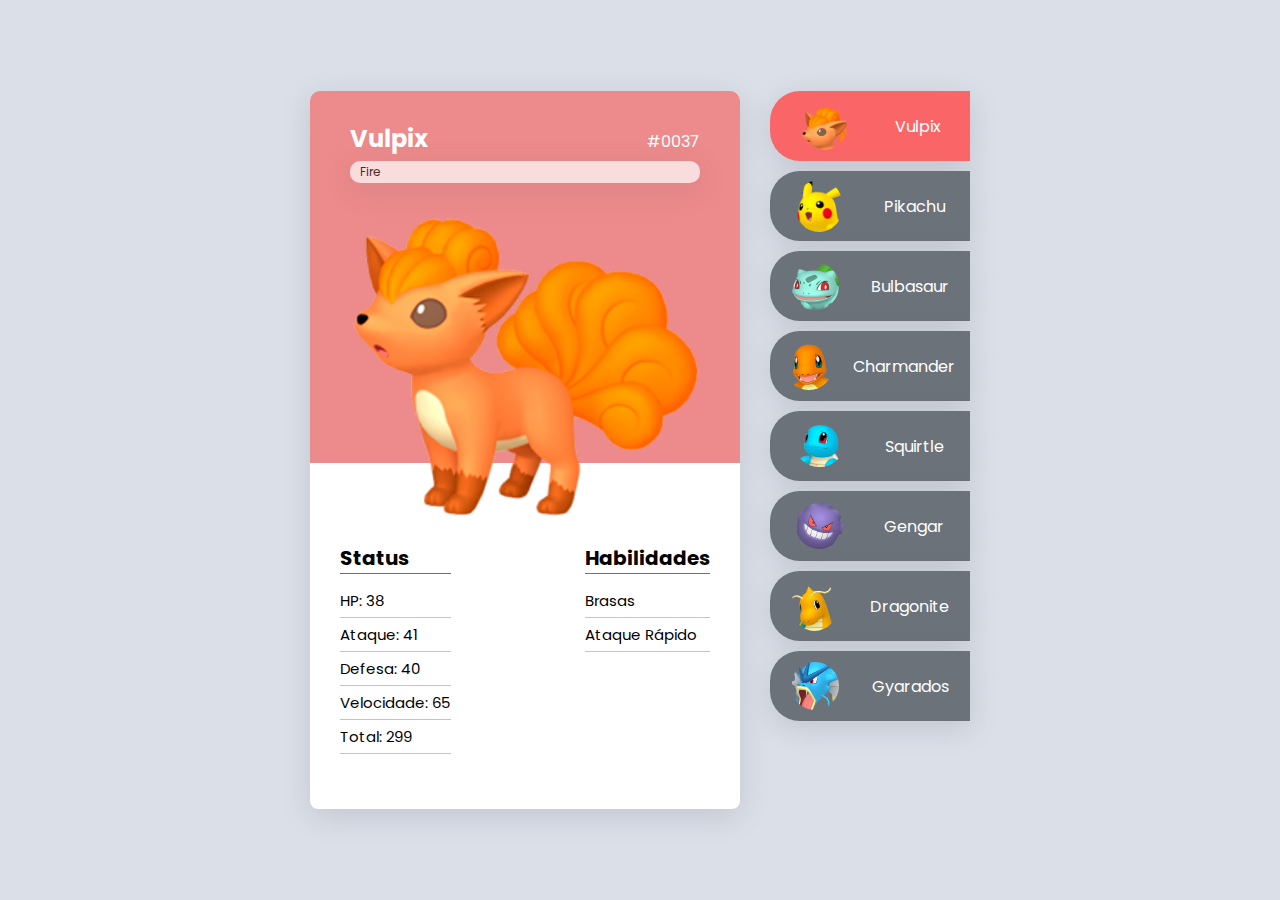
<file: index.html>
<!DOCTYPE html>
<html lang="en">
<head>
    <meta charset="UTF-8">
    <meta http-equiv="X-UA-Compatible" content="IE=edge">
    <meta name="viewport" content="width=device-width, initial-scale=1.0">
    <title>Pokedex</title>
    <link rel="stylesheet" href="src/css/reset.css">
    <link rel="stylesheet" href="src/css/global.css">
    <link rel="stylesheet" href="src/css/card.css">
    <link rel="stylesheet" href="src/css/list.css">
 
</head>
<body>
    <div class="pokedex">
        <div class="pokemon-cards">
            <div class="pokemon-card eletric-type" id="pikachu-card">
                <div class="card-top">
                    <div class="details">
                        <h2 class="name">Pikachu</h2>
                        <span>#0025</span>
                    </div>
                    <div class="type">Elétrico</div>
                    <div class="card-img">
                        <img src="src/img/pikachu.png" alt="pikachu">
                    </div>
                </div>
                <div class="card-info">
                    <div class="status">
                        <h3>Status</h3>
                        <ul>
                            <li>HP: 35</li>
                            <li>Ataque: 55</li>
                            <li>Defesa: 40</li>
                            <li>Velocidade: 90</li>
                            <li>Total: 220</li>
                        </ul>
                    </div>
                    <div class="ability">
                        <h3>Habilidades</h3>
                        <ul>
                            <li>Cabeçada</li>
                            <li>Choque do Trovão</li>
                        </ul>
                    </div>
                </div>
            </div>
            <div class="pokemon-card grass-type" id="bulbasaur-card">
                <div class="card-top">
                    <div class="details">
                        <h2 class="name">Bulbasaur</h2>
                        <span>#0001</span>
                    </div>
                    <div class="type">Grama</div>
                    <div class="card-img">
                        <img src="src/img/bulbasaur.png" alt="Bulbasaur">
                    </div>
                </div>
                <div class="card-info">
                    <div class="status">
                        <h3>Status</h3>
                        <ul>
                            <li>HP: 45</li>
                            <li>Ataque: 49</li>
                            <li>Defesa: 49</li>
                            <li>Velocidade: 45</li>
                            <li>Total: 188</li>
                        </ul>
                    </div>
                    <div class="ability">
                        <h3>Habilidades</h3>
                        <ul>
                            <li>Folha Navalha</li>
                            <li>Bomba de Semente</li>
                        </ul>
                    </div>
                </div>
            </div>
            <div class="pokemon-card fire-type" id="charmander-card">
                <div class="card-top">
                    <div class="details">
                        <h2 class="name">Charmander</h2>
                        <span>#0004</span>
                    </div>
                    <div class="type">Fogo</div>
                    <div class="card-img">
                        <img src="src/img/charmander.png" alt="Charmander">
                    </div>
                </div>
                <div class="card-info">
                    <div class="status">
                        <h3>Status</h3>
                        <ul>
                            <li>HP: 39</li>
                            <li>Ataque: 52</li>
                            <li>Defesa: 43</li>
                            <li>Velocidade: 60</li>
                            <li>Total: 194</li>
                        </ul>
                    </div>
                    <div class="ability">
                        <h3>Habilidades</h3>
                        <ul>
                            <li>Presa de Fogo</li>
                            <li>Lança Chamas</li>
                        </ul>
                    </div>
                </div>
            </div>
            <div class="pokemon-card water-type" id="squirtle-card">
                <div class="card-top">
                    <div class="details">
                        <h2 class="name">Squirtle</h2>
                        <span>#0007</span>
                    </div>
                    <div class="type">Água</div>
                    <div class="card-img">
                        <img src="src/img/squirtle.png" alt="Squirtle">
                    </div>
                </div>
                <div class="card-info">
                    <div class="status">
                        <h3>Status</h3>
                        <ul>
                            <li>HP: 44</li>
                            <li>Ataque: 48</li>
                            <li>Defesa: 65</li>
                            <li>Velocidade: 43</li>
                            <li>Total: 200</li>
                        </ul>
                    </div>
                    <div class="ability">
                        <h3>Habilidades</h3>
                        <ul>
                            <li>Cauda de Água</li>
                            <li>Revolver D'agua</li>
                        </ul>
                    </div>
                </div>
            </div>


            <div class="pokemon-card fire-type open" id="vulpix-card">
                <div class="card-top">
                    <div class="details">
                        <h2 class="name">Vulpix</h2>
                        <span>#0037</span>
                    </div>

                    <!-- tipo do pokémon -->
                    <div class="type">Fire</div>

                    <!-- imagem do pokémon -->
                    <div class="card-img">
                        <img src="src/img/vulpix.png" alt="vulpix">
                    </div>
                </div>
                <div class="card-info">
                    <div class="status">
                        <h3>Status</h3>
                        <ul>
                            <li>HP: 38</li>
                            <li>Ataque: 41</li>
                            <li>Defesa: 40</li>
                            <li>Velocidade: 65</li>
                            <li>Total: 299</li>
                        </ul>
                    </div>

                    <div class="ability">
                        <h3>Habilidades</h3>
                        <ul>
                            <li>Brasas</li>
                            <li>Ataque Rápido</li>
                        </ul>
                    </div>
                </div>
            </div>


            <div class="pokemon-card ghost-type" id="gengar-card">
                <div class="card-top">
                    <div class="details">
                        <h2 class="name">Gengar</h2>
                        <span>#0094</span>
                    </div>
                    <div class="type">Fantasma</div>
                    <div class="card-img">
                        <img src="src/img/gengar.png" alt="Gengar">
                    </div>
                </div>
                <div class="card-info">
                    <div class="status">
                        <h3>Status</h3>
                        <ul>
                            <li>HP: 60</li>
                            <li>Ataque: 65</li>
                            <li>Defesa: 60</li>
                            <li>Velocidade: 110</li>
                            <li>Total: 295</li>
                        </ul>
                    </div>
                    <div class="ability">
                        <h3>Habilidades</h3>
                        <ul>
                            <li>Sombra Noturna</li>
                            <li>Possessão</li>
                        </ul>
                    </div>
                </div>
            </div>
            <div class="pokemon-card dragon-type" id="dragonite-card">
                <div class="card-top">
                    <div class="details">
                        <h2 class="name">Dragonite</h2>
                        <span>#0149</span>
                    </div>
                    <div class="type">Dragão</div>
                    <div class="card-img">
                        <img src="src/img/dragonite.png" alt="Dragonite">
                    </div>
                </div>
                <div class="card-info">
                    <div class="status">
                        <h3>Status</h3>
                        <ul>
                            <li>HP: 91</li>
                            <li>Ataque: 134</li>
                            <li>Defesa: 95</li>
                            <li>Velocidade: 80</li>
                            <li>Total: 400</li>
                        </ul>
                    </div>
                    <div class="ability">
                        <h3>Habilidades</h3>
                        <ul>
                            <li>Dança do Dragão</li>
                            <li>Ultraje</li>
                        </ul>
                    </div>
                </div>
            </div>


            <div class="pokemon-card dragon-type" id="gyarados-card">
                <div class="card-top">
                    <div class="details">
                        <h2 class="name">Gyarados</h2>
                        <span>#0149</span>
                    </div>

                    <!-- tipo do pokémon -->
                    <div class="type">Dragão</div>

                    <!-- imagem do pokémon -->
                    <div class="card-img">
                        <img src="src/img/gyarados.png" alt="gyarados">
                    </div>
                </div>
                <div class="card-info">
                    <div class="status">
                        <h3>Status</h3>
                        <ul>
                            <li>HP: 95</li>
                            <li>Ataque: 125</li>
                            <li>Defesa: 79</li>
                            <li>Velocidade: 81</li>
                            <li>Total: 540</li>
                        </ul>
                    </div>

                    <div class="ability">
                        <h3>Habilidades</h3>
                        <ul>
                            <li>Whirlpool</li>
                            <li>Scary Face</li>
                            <li>Hyper Beam</li>
                            <li>Twister</li>
                        </ul>
                    </div>
                </div>
            </div>

            
        </div>
 
        <nav class="listagem ativo">
            <ul>
                <li class="pokemon ativo" id="vulpix">
                  <img src="src/img/cabeca-vulpix.png" alt="cabeça do vulpix" />
                  <span>Vulpix</span>
                </li>
              <li class="pokemon" id="pikachu">
                <img src="src/img/cabeca-pikachu.png" alt="cabeça do pikachu" />
                <span>Pikachu</span>
              </li>
              <li class="pokemon" id="bulbasaur">
                <img src="src/img/cabeca-bulbasaur.png" alt="cabeça do bulbasaur" />
                <span>Bulbasaur</span>
              </li>
              <li class="pokemon" id="charmander">
                <img src="src/img/cabeca-charmander.png" alt="cabeça do charmander" />
                <span>Charmander</span>
              </li>
              <li class="pokemon" id="squirtle">
                <img src="src/img/cabeca-squirtle.png" alt="cabeça do gyarados" />
                <span>Squirtle</span>
              </li>
              <li class="pokemon" id="gengar">
                <img src="src/img/cabeca-gengar.png" alt="cabeça do gengar" />
                <span>Gengar</span>
              </li>
              <li class="pokemon" id="dragonite">
                <img src="src/img/cabeca-dragonite.png" alt="cabeça do dragonite" />
                <span>Dragonite</span>
              </li>
              <li class="pokemon" id="gyarados">
                <img src="src/img/cabeca-gyarados.png" alt="cabeça do gyarados" />
                <span>Gyarados</span>
              </li>
            </ul>
          </nav>
    </div>
 
    <script src="./src/js/script.js"></script>
</body>
</html>
</file>
<file: src/css/global.css>
@import url('https://fonts.googleapis.com/css2?family=Poppins:wght@300;500;800&display=swap');

body{
    font-family: 'Poppins', sans-serif;
    min-height: 100vh;
    display: flex;
    align-items: center;
    justify-content: center;
    background-color: #DADFE8;
}

.pokedex{
    display: flex;
    gap: 30px;
    padding: 30px 0;
}
</file>
<file: src/css/card.css>
.pokemon-card{
 
    box-shadow: rgba(100,100,111,0.2) 0px 7px 29px 0px;
    border-radius: 10px;
    display: none;
}
 
.pokemon-card .card-top{
    padding:  30px 40px 0;
}
 
.pokemon-card .name{
    margin-bottom: 5px;
}
 
.pokemon-card .type{
    font-size: 12px;
    background-color: #fff;
    opacity: 0.7;
    border-radius: 10px;
    padding:  2px 10px;
    box-shadow: rgba(100,100,111,0.2) 0px 7px 29px 0px;
}
.pokemon-card .details{
    color: #fff;
    display: flex;
    justify-content: space-between;
    align-items: center;
}
.pokemon-card .card-img{
    width: 350px;
    height: 350px;
}
 
.pokemon-card img{
    max-height: 100%;
}
 
.pokemon-card .card-info{
    display: flex;
    justify-content: space-between;
    background-color: #fff;
    padding: 80px 30px 50px;
    margin-top: -70px;
    border-bottom-left-radius: 8px;
    border-bottom-right-radius: 8px;
}
.pokemon-card .card-info h3{
    font-size: 20px;
    margin-bottom: 15px;
    border-bottom: 1px solid #6b727a;
}
 
.pokemon-card .card-info .status .ability{
    padding: 0px;
    width: 180px;
}
 
.pokemon-card .card-info .ability ul li{
    border-bottom:  1px solid #C3C4C5;
    padding: 0px 0px 5px;
    margin-bottom:  5px;
    font-size: 15px;
}
.pokemon-card .card-info .status ul li{
    border-bottom:  1px solid #C3C4C5;
    padding: 0px 0px 5px;
    margin-bottom:  5px;
    font-size: 15px;
}
 
.fire-type{
    background-color: #ED8A8B;
}
 
.eletric-type{
    background-color: #FCC719;
}
 
.water-type{
    background-color: #76BEFE;
}
 
.grass-type{
    background-color:  #49d0b0;
}
 
.ghost-type{
    background-color: #BA68C8;
}
 
.dragon-type{
    background-color: #C29791;
}
 
.pokemon-card.open{
    display: block;
}
</file>
<file: src/css/list.css>
.listagem{
    max-width: 200px;
}

.listagem .pokemon{
    display: flex;
    align-items: center;
    justify-content: space-around;
    background-color: #6b727a;
    color: #fff;
    padding: 0 5px;
    border-top-left-radius: 30px;
    border-bottom-left-radius: 30px;
    margin-bottom: 10px;
    cursor: pointer;
    box-shadow: rgba(100, 100, 111, 0.2) 0px 7px 29px 0px;
    min-height: 70px;
    transition: 0.15 ease-int-out;
}

.listagem .pokemon:hover{
    transform: scale(1.10);
}

.listagem .pokemon img{
    width: 25%;
    border-radius: 50%;
}

.listagem .pokemon.ativo{
    background-color: #fa6668;
}
</file>
